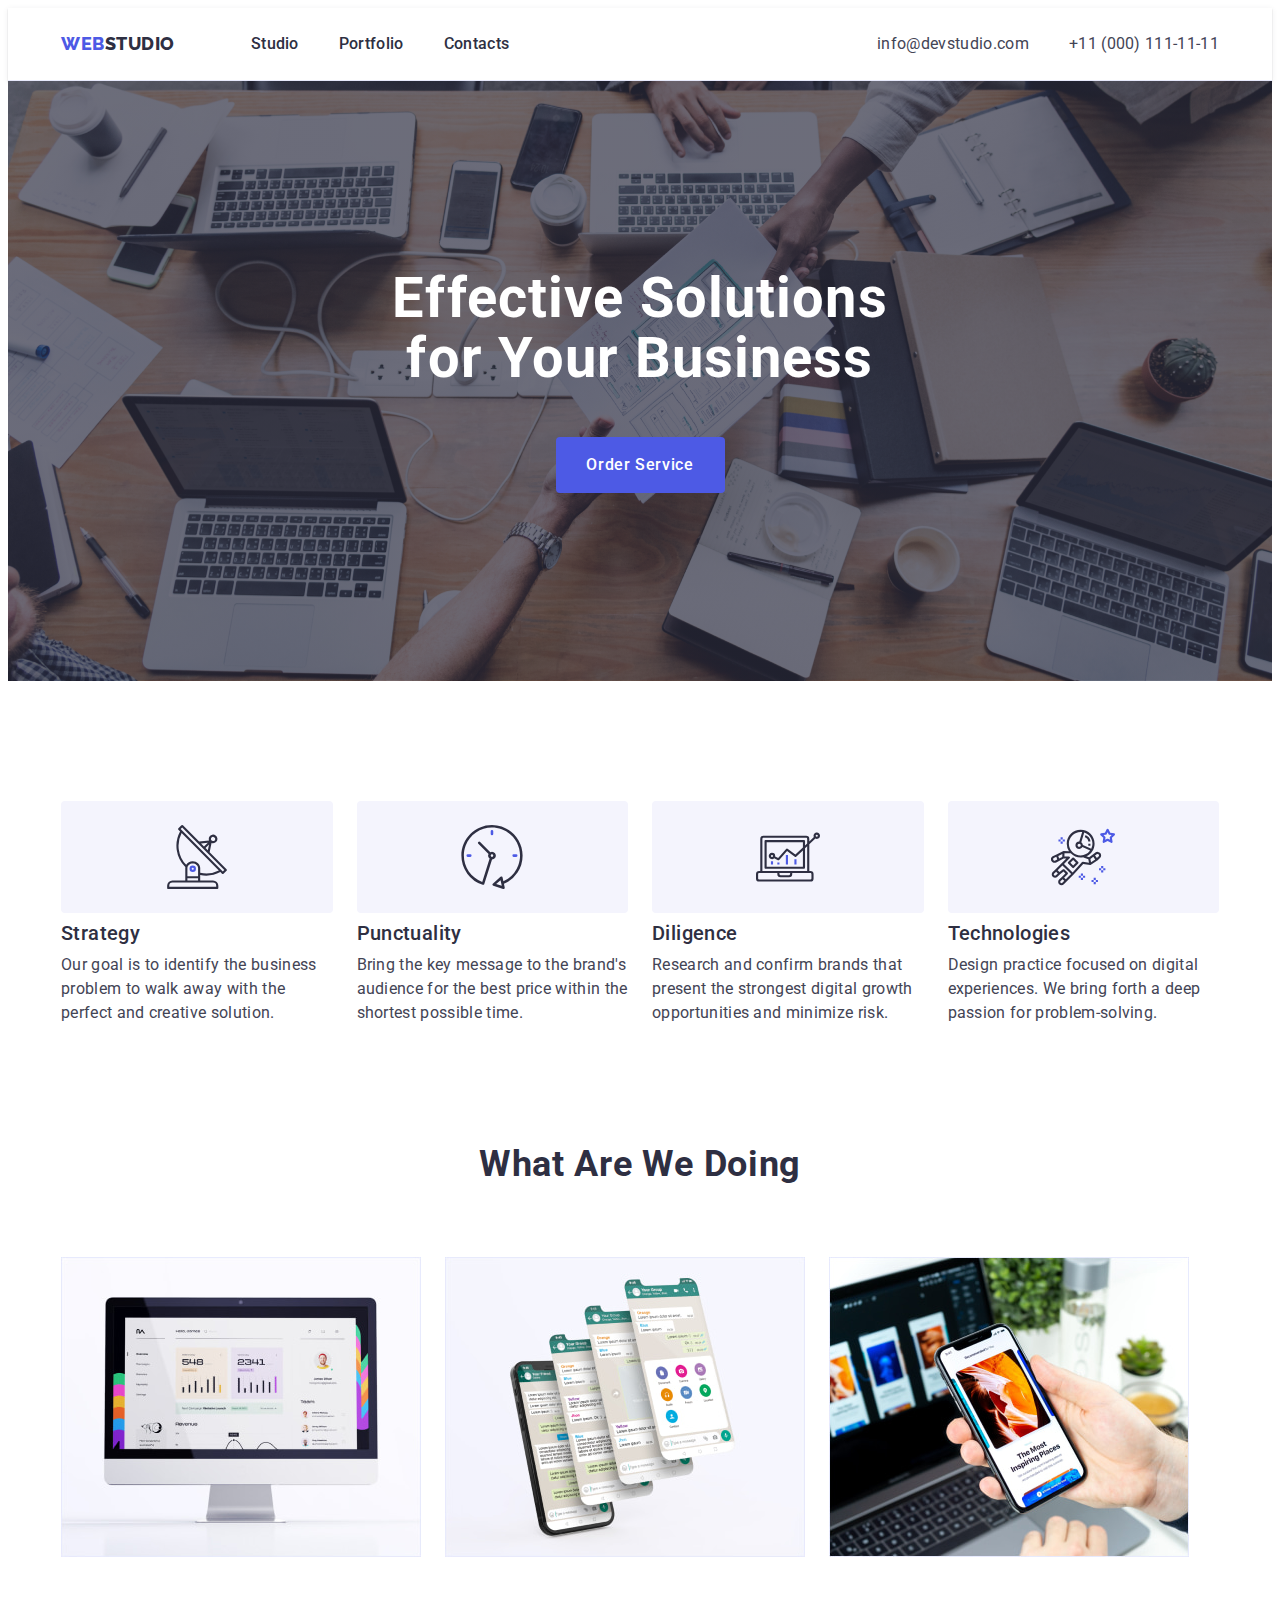
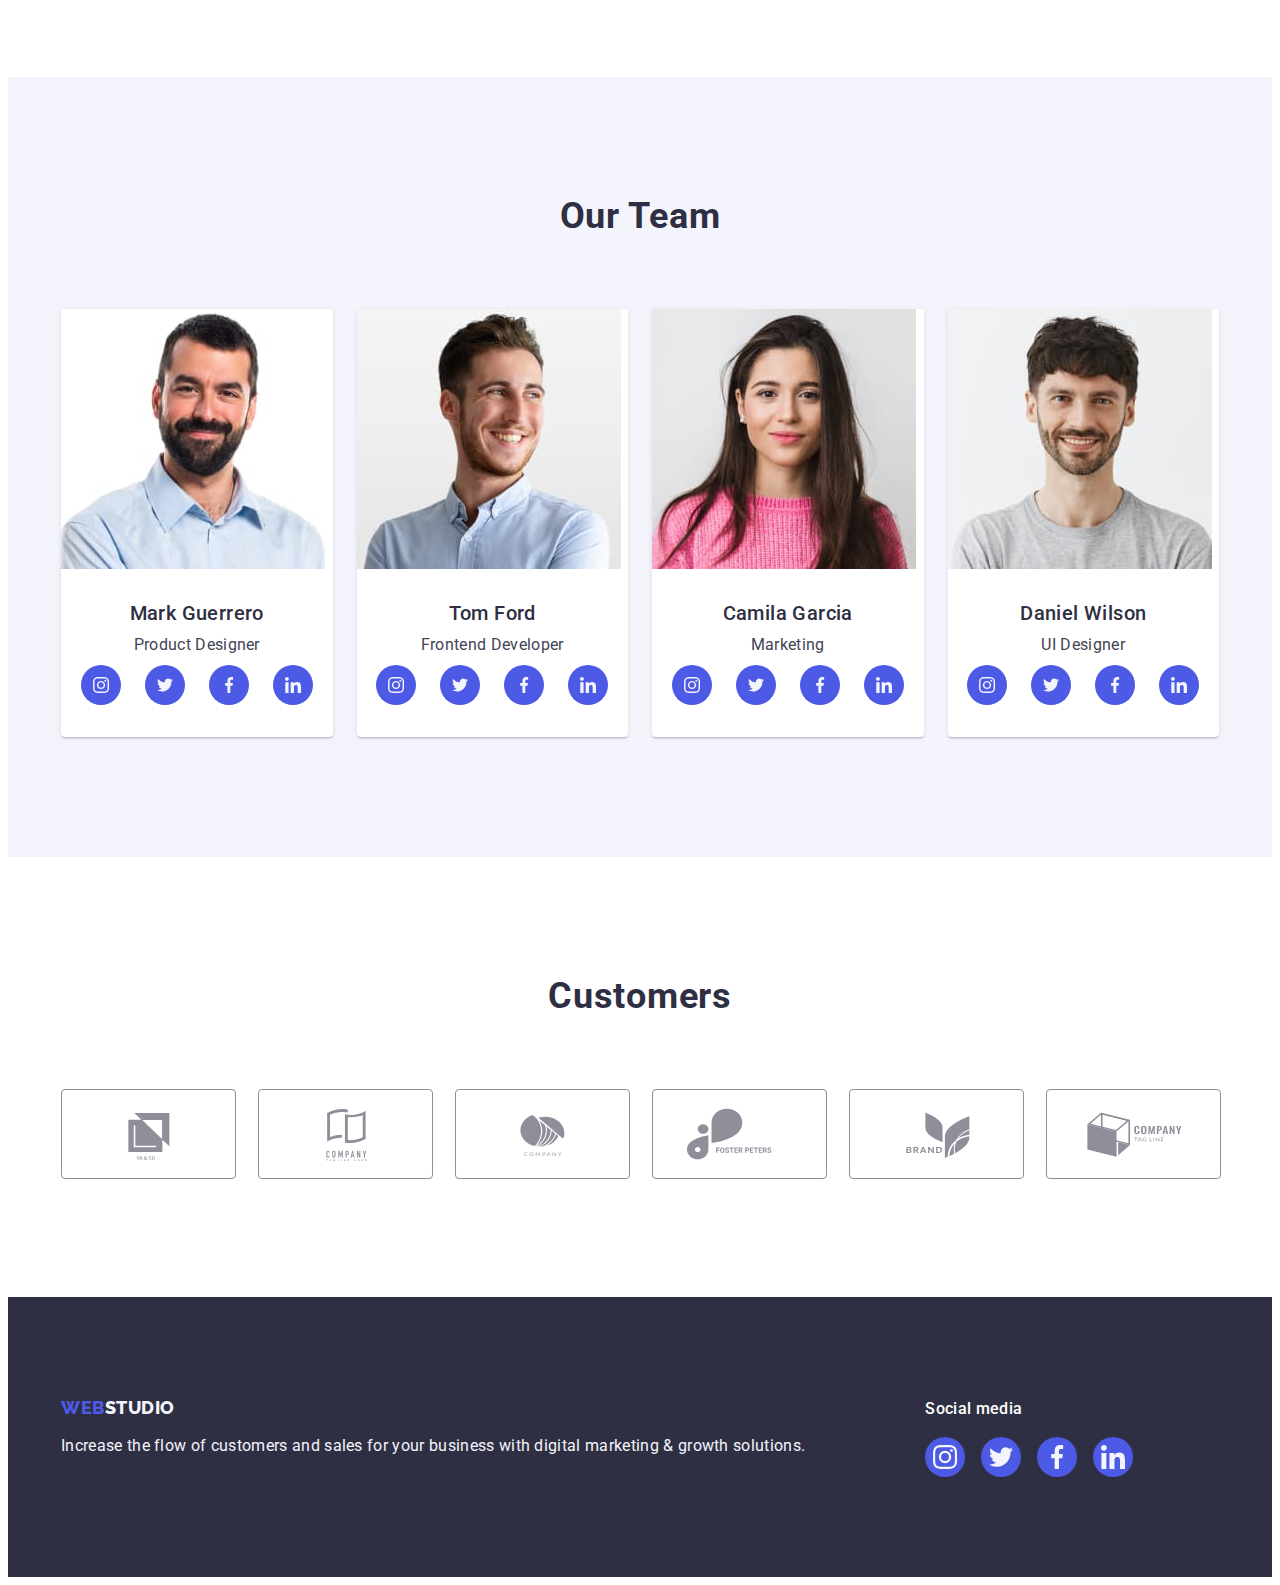
<file: index.html>
<!DOCTYPE html>
<html lang="en">
<head>
    <meta charset="UTF-8">
    <meta http-equiv="X-UA-Compatible" content="IE=edge">
    <meta name="viewport" content="width=device-width, initial-scale=1.0">
    <title>WebStudio</title>
    <link rel="stylesheet" href="https://cdnjs.cloudflare.com/ajax/libs/modern-normalize/2.0.0/modern-normalize.min.css"
        integrity="sha512-4xo8blKMVCiXpTaLzQSLSw3KFOVPWhm/TRtuPVc4WG6kUgjH6J03IBuG7JZPkcWMxJ5huwaBpOpnwYElP/m6wg=="
        crossorigin="anonymous" referrerpolicy="no-referrer">
    <link rel="stylesheet" href="./css/styles.css">
    <link rel="preconnect" href="https://fonts.googleapis.com">
    <link rel="preconnect" href="https://fonts.gstatic.com" crossorigin>
    <link href="https://fonts.googleapis.com/css2?family=Raleway:wght@800&family=Roboto:wght@400;500;700;900&display=swap"
        rel="stylesheet">
</head>
<body>
    <!--header-->
    <header class="header">
        <div class="container header-container">
        <nav class="header-nav">
            <a href="./index.html" class="logo-link link">Web<span class="logo-span">Studio</span></a>
            <ul class="nav-list list">
                <li class="nav-list-item"><a href="./index.html" class="nav-list-link link">Studio</a></li>
                <li class="nav-list-item"><a href="./portfolio.html" class="nav-list-link link">Portfolio</a></li>
                <li class="nav-list-item"><a href="" class="nav-list-link link">Contacts</a></li>
            </ul>
        </nav>
        <address class="info">
            <ul class="info-list list">
                <li class="info-list-item"><a href="mailto:info@devstudio.com" class="info-list-link link">info@devstudio.com</a></li>
                <li class="info-list-item"><a href="tel:+110001111111" class="info-list-link link">+11 (000) 111-11-11</a></li>
            </ul>
        </address>
        </div>
    </header>
    <main>
        <!--hero section-->
        <section class="hero-section">
            <div class="container">
            <h1 class="hero-title">Effective Solutions
            for Your Business</h1>
            <button type="button" class="hero-btn">Order Service</button>
            </div>
        </section>
        <!--advantages-->
        <section class="adv-section">
            <div class="container">
            <h2 class="adv-title visually-hidden" hidden>Advantages</h2>
            <ul class="adv-list list">
                <li class="adv-item">
                    <div class="adv-item-icon">
                        <svg width="64" height="64">
                            <use href="./images/icons.svg#icon-antenna"></use>
                        </svg>
                    </div>
                    <h3 class="adv-item-title">Strategy</h3>
                    <p class="adv-item-text">Our goal is to identify the business
                    problem to walk away with the perfect and creative solution.</p>
                </li>
                <li class="adv-item">
                    <div class="adv-item-icon">
                        <svg width="64" height="64">
                            <use href="./images/icons.svg#icon-clock"></use>
                        </svg>
                    </div>
                    <h3 class="adv-item-title">Punctuality</h3>
                    <p class="adv-item-text">Bring the key message to the brand's audience for the best price within the shortest possible time.</p>
                </li>
                <li class="adv-item">
                    <div class="adv-item-icon">
                        <svg width="64" height="64">
                            <use href="./images/icons.svg#icon-diagram"></use>
                        </svg>
                    </div>
                    <h3 class="adv-item-title">Diligence</h3>
                    <p class="adv-item-text">Research and confirm brands that present the strongest digital growth opportunities and minimize risk.</p>
                </li>
                <li class="adv-item">
                    <div class="adv-item-icon">
                        <svg width="64" height="64">
                            <use href="./images/icons.svg#icon-astronaut"></use>
                        </svg>
                    </div>
                    <h3 class="adv-item-title">Technologies</h3>
                    <p class="adv-item-text">Design practice focused on digital experiences. We bring forth a deep passion for problem-solving.</p>
                </li>
            </ul>
            </div>
        </section>
        <!--what are we doing-->
        <section class="busy">
            <div class="container">
            <h2 class="busy-title">What are we doing</h2>
            <ul class="busy-list list">
                <li class="busy-list-item"><img src="./images/img1.jpg" alt="The monitor" width="360"></li>
                <li class="busy-list-item"><img src="./images/img2.jpg" alt="The phone" width="360"></li>
                <li class="busy-list-item"><img src="./images/img3.jpg" alt="Th phone in the hand" width="360"></li>
            </ul>
            </div>
        </section>
        <!--Team-->
        <section class="team-section">
            <div class="container">
            <h2 class="team-title">Our Team</h2>
            <ul class="team-list list">
                <li class="team-item">
                    <img src="./images/img-t-1.jpg" alt="Mark Guerrero" width="264">
                    <div class="team-card-container">
                    <h3 class="team-item-title">Mark Guerrero</h3>
                    <p class="team-item-text">Product Designer</p>
                    <ul class="team-social-list list">
                        <li class="team-social-item"><a href="" class="team-social-link"><svg width="16" height="16" class="team-social-icon"><use href="./images/icons.svg#icon-instagram"></use></svg></a></li>
                        <li class="team-social-item"><a href="" class="team-social-link"><svg width="16" height="16" class="team-social-icon"><use href="./images/icons.svg#icon-twitter"></use></svg></a></li>
                        <li class="team-social-item"><a href="" class="team-social-link"><svg width="16" height="16" class="team-social-icon"><use href="./images/icons.svg#icon-facebook"></use></svg></a></li>
                        <li class="team-social-item"><a href="" class="team-social-link"><svg width="16" height="16" class="team-social-icon"><use href="./images/icons.svg#icon-linkedin"></use></svg></a></li>
                    </ul>
                    </div>
                </li>
                <li class="team-item">
                    <img src="./images/img-t-2.jpg" alt="Tom Ford" width="264">
                    <div class="team-card-container">
                    <h3 class="team-item-title">Tom Ford</h3>
                    <p class="team-item-text">Frontend Developer</p>
                    <ul class="team-social-list list">
                        <li class="team-social-item"><a href="" class="team-social-link"><svg width="16" height="16" class="team-social-icon"><use href="./images/icons.svg#icon-instagram"></use></svg></a></li>
                        <li class="team-social-item"><a href="" class="team-social-link"><svg width="16" height="16" class="team-social-icon"><use href="./images/icons.svg#icon-twitter"></use></svg></a></li>
                        <li class="team-social-item"><a href="" class="team-social-link"><svg width="16" height="16" class="team-social-icon"><use href="./images/icons.svg#icon-facebook"></use></svg></a></li>
                        <li class="team-social-item"><a href="" class="team-social-link"><svg width="16" height="16" class="team-social-icon"><use href="./images/icons.svg#icon-linkedin"></use></svg></a></li>
                    </ul>
                    </div>
                </li>
                <li class="team-item">
                    <img src="./images/img-t-3.jpg" alt="Camila Garcia" width="264">
                    <div class="team-card-container">
                    <h3 class="team-item-title">Camila Garcia</h3>
                    <p class="team-item-text">Marketing</p>
                    <ul class="team-social-list list">
                        <li class="team-social-item"><a href="" class="team-social-link"><svg width="16" height="16" class="team-social-icon"><use href="./images/icons.svg#icon-instagram"></use></svg></a></li>
                        <li class="team-social-item"><a href="" class="team-social-link"><svg width="16" height="16" class="team-social-icon"><use href="./images/icons.svg#icon-twitter"></use></svg></a></li>
                        <li class="team-social-item"><a href="" class="team-social-link"><svg width="16" height="16" class="team-social-icon"><use href="./images/icons.svg#icon-facebook"></use></svg></a></li>
                        <li class="team-social-item"><a href="" class="team-social-link"><svg width="16" height="16" class="team-social-icon"><use href="./images/icons.svg#icon-linkedin"></use></svg></a></li>
                    </ul>
                    </div>
                </li>
                <li class="team-item">
                    <img src="./images/img-t-4.jpg" alt="Daniel Wilson" width="264">
                    <div class="team-card-container">
                    <h3 class="team-item-title">Daniel Wilson</h3>
                    <p class="team-item-text">UI Designer</p>
                    <ul class="team-social-list list">
                        <li class="team-social-item"><a href="" class="team-social-link"><svg width="16" height="16" class="team-social-icon"><use href="./images/icons.svg#icon-instagram"></use></svg></a></li>
                        <li class="team-social-item"><a href="" class="team-social-link"><svg width="16" height="16" class="team-social-icon"><use href="./images/icons.svg#icon-twitter"></use></svg></a></li>
                        <li class="team-social-item"><a href="" class="team-social-link"><svg width="16" height="16" class="team-social-icon"><use href="./images/icons.svg#icon-facebook"></use></svg></a></li>
                        <li class="team-social-item"><a href="" class="team-social-link"><svg width="16" height="16" class="team-social-icon"><use href="./images/icons.svg#icon-linkedin"></use></svg></a></li>
                    </ul>
                    </div>
                </li>
            </ul>
            </div>
        </section>
        <!--Customers-->
        <section class="customers">
         <div class="container">
            <h2 class="custom-title">Customers</h2>
            <ul class="custom-list list">
                <li class="custom-item"><a href="" class="custom-link link"><svg class="custom-icon" width="104" height="56"><use href="./images/icons.svg#icon-Logo"></use></svg></a></li>
                <li class="custom-item"><a href="" class="custom-link link"><svg class="custom-icon" width="104" height="56"><use href="./images/icons.svg#icon-Logo-1"></use></svg></a></li>
                <li class="custom-item"><a href="" class="custom-link link"><svg class="custom-icon" width="104" height="56"><use href="./images/icons.svg#icon-Logo-2"></use></svg></a></li>
                <li class="custom-item"><a href="" class="custom-link link"><svg class="custom-icon" width="104" height="56"><use href="./images/icons.svg#icon-Logo-3"></use></svg></a></li>
                <li class="custom-item"><a href="" class="custom-link link"><svg class="custom-icon" width="104" height="56"><use href="./images/icons.svg#icon-Logo-4"></use></svg></a></li>
                <li class="custom-item"><a href="" class="custom-link link"><svg class="custom-icon" width="104" height="56"><use href="./images/icons.svg#icon-Logo-5"></use></svg></a></li>
            </ul>
         </div>  
        </section>  
    </main>
    <!--Footer-->
    <footer class="footer">
       <div class="container footer-container">
         <div class="footer-logo-container">
           <a href="./index.html" class="footer-logo-link link">Web<span class="footer-span">Studio</span></a>
           <p class="footer-text">Increase the flow of customers and sales for your business with digital marketing & growth solutions.</p>
         </div>
         <div class="footer-media-container">
            <p class="footer-social-text">Social media</p>
            <ul class="footer-social-list list">
                <li class="social-list-item"><a href="" class="social-list-link"><svg width="24" height="24" class="footer-svg"><use href="./images/icons.svg#icon-instagram"></use></svg></a></li>
                <li class="social-list-item"><a href="" class="social-list-link"><svg width="24" height="24" class="footer-svg"><use href="./images/icons.svg#icon-twitter"></use></svg></a></li>
                <li class="social-list-item"><a href="" class="social-list-link"><svg width="24" height="24" class="footer-svg"><use href="./images/icons.svg#icon-facebook"></use></svg></a></li>
                <li class="social-list-item"><a href="" class="social-list-link"><svg width="24" height="24" class="footer-svg"><use href="./images/icons.svg#icon-linkedin"></use></svg></a></li>
            </ul>
         </div>
       </div>
    </footer>
</body>
</html>
</file>
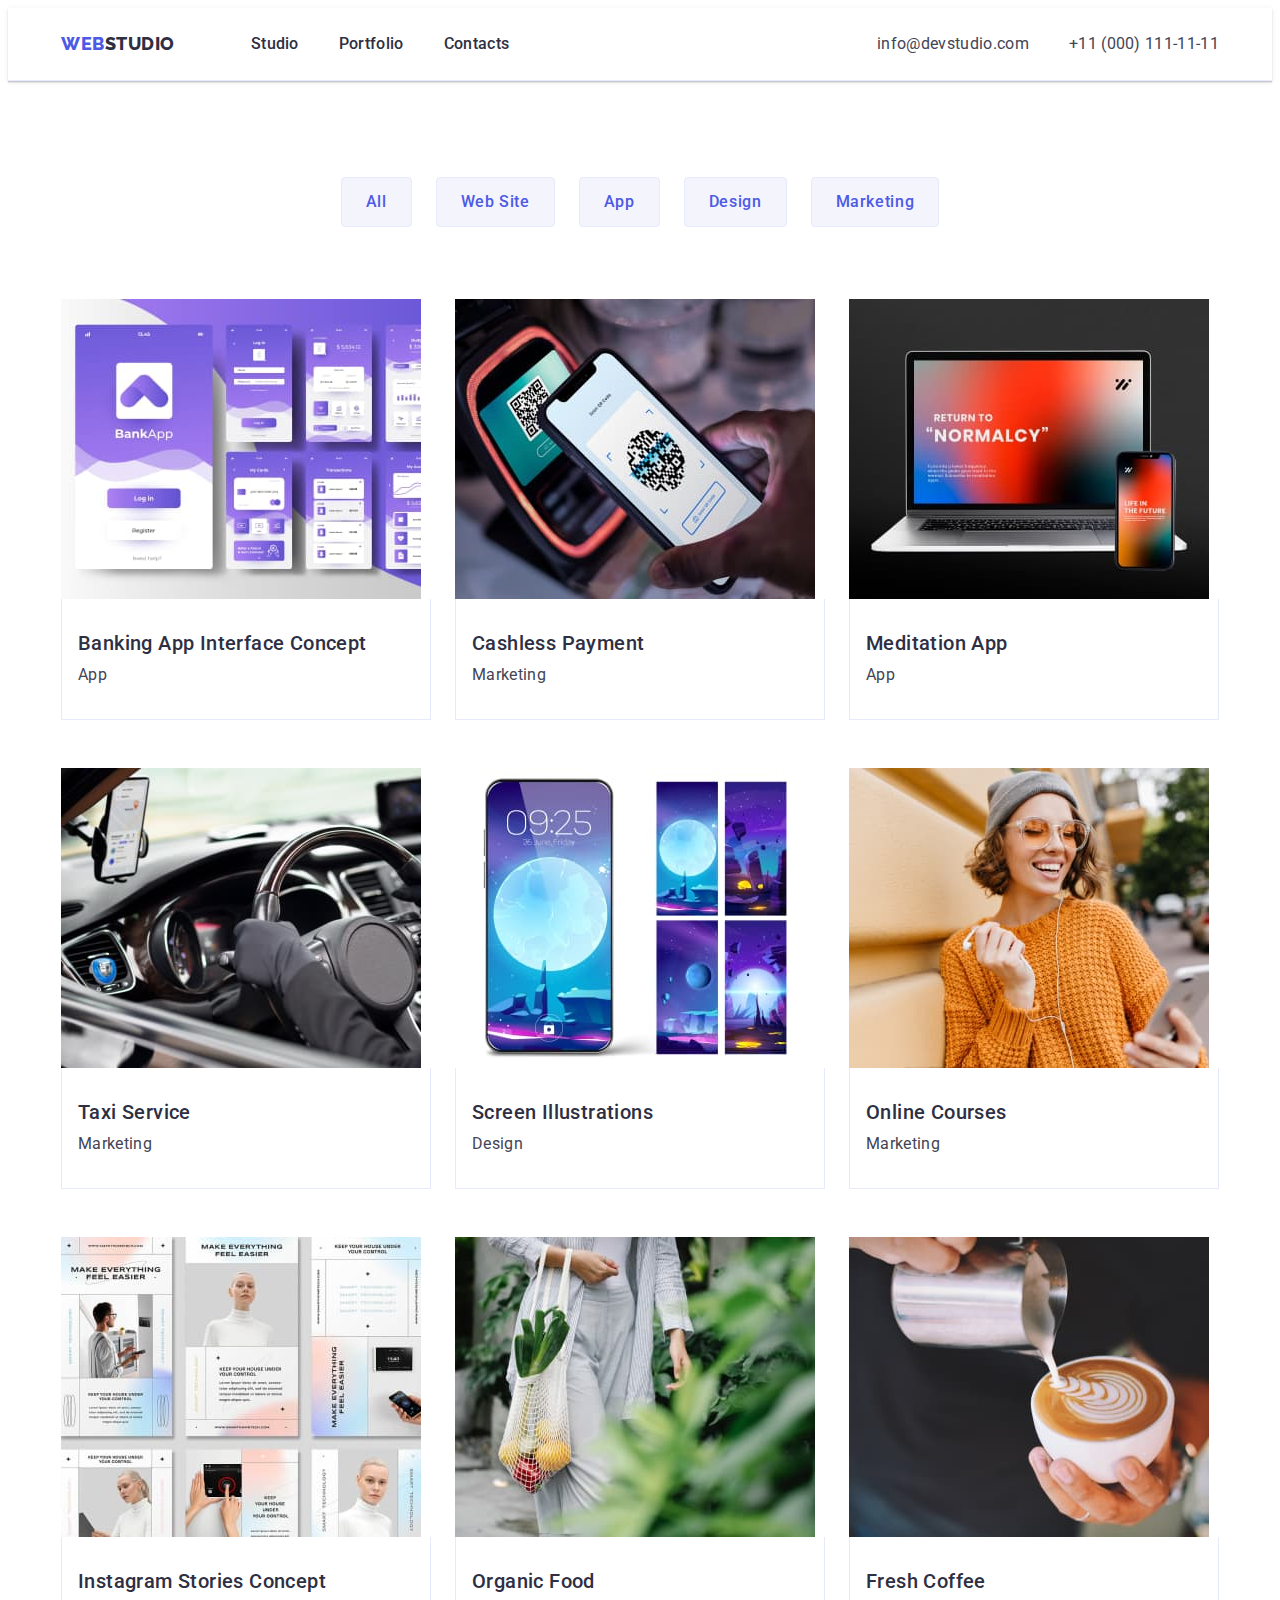
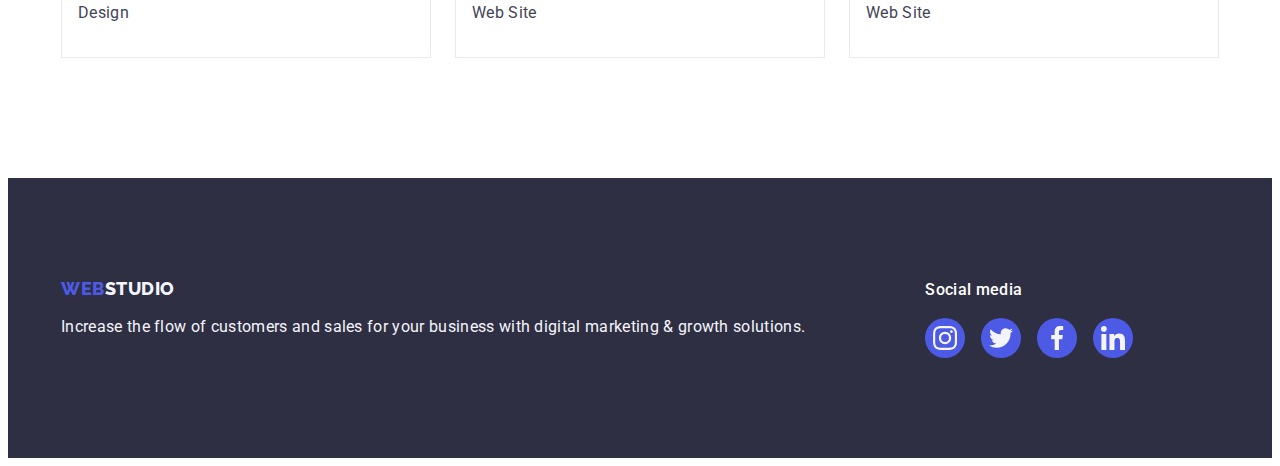
<file: portfolio.html>
<!DOCTYPE html>
<html lang="en">
<head>
    <meta charset="UTF-8">
    <meta http-equiv="X-UA-Compatible" content="IE=edge">
    <meta name="viewport" content="width=device-width, initial-scale=1.0">
    <title>WebStudio</title>
    <link rel="stylesheet" href="https://cdnjs.cloudflare.com/ajax/libs/modern-normalize/2.0.0/modern-normalize.min.css"
        integrity="sha512-4xo8blKMVCiXpTaLzQSLSw3KFOVPWhm/TRtuPVc4WG6kUgjH6J03IBuG7JZPkcWMxJ5huwaBpOpnwYElP/m6wg=="
        crossorigin="anonymous" referrerpolicy="no-referrer">
    <link rel="stylesheet" href="./css/styles.css">
    <link rel="preconnect" href="https://fonts.googleapis.com">
    <link rel="preconnect" href="https://fonts.gstatic.com" crossorigin>
    <link
        href="https://fonts.googleapis.com/css2?family=Raleway:wght@800&family=Roboto:wght@400;500;700;900&display=swap"
        rel="stylesheet">
</head>
<body>
    <!--header-->
    <header class="header">
        <div class="container header-container">
            <nav class="header-nav">
                <a href="./index.html" class="logo-link link">Web<span class="logo-span">Studio</span></a>
                <ul class="nav-list list">
                    <li class="nav-list-item"><a href="./index.html" class="nav-list-link link">Studio</a></li>
                    <li class="nav-list-item"><a href="./portfolio.html" class="nav-list-link link">Portfolio</a></li>
                    <li class="nav-list-item"><a href="" class="nav-list-link link">Contacts</a></li>
                </ul>
            </nav>
            <address class="info">
                <ul class="info-list list">
                    <li class="info-list-item"><a href="mailto:info@devstudio.com"
                            class="info-list-link link">info@devstudio.com</a></li>
                    <li class="info-list-item"><a href="tel:+110001111111" class="info-list-link link">+11 (000)
                            111-11-11</a></li>
                </ul>
            </address>
        </div>
    </header>
    <main>
        <section class="prt-section">
            <div class="container">
            <h1 class="visually-hidden">Portfolio</h1>
            <ul class="btn-list list">
                <li class="btn-list-item"><button type="button" class="prt-btn">All</button></li>
                <li class="btn-list-item"><button type="button" class="prt-btn">Web Site</button></li>
                <li class="btn-list-item"><button type="button" class="prt-btn">App</button></li>
                <li class="btn-list-item"><button type="button" class="prt-btn">Design</button></li>
                <li class="btn-list-item"><button type="button" class="prt-btn">Marketing</button></li>
            </ul>
            <ul class="prt-list list">
                <li class="prt-list-item">
                    <a href="" class="prt-list-link link"><img src="./images/img-port-1.jpg" alt="Concept of the app" width="360" height="300">
                    <div class="card-text">
                    <h2 class="prt-list-header">Banking App Interface Concept</h2>
                    <p class="prt-list-text">App</p>
                    </div></a>
                </li>
                <li class="prt-list-item">
                    <a href="" class="prt-list-link link"><img src="./images/img-port-2.jpg" alt="Scaning QR-code" width="360" height="300">
                    <div class="card-text">
                    <h2 class="prt-list-header">Cashless Payment</h2>
                    <p class="prt-list-text">Marketing</p>
                    </div></a>
                </li>
                <li class="prt-list-item">
                    <a href="" class="prt-list-link link"><img src="./images/img-port-3.jpg" alt="App interface" width="360" height="300">
                    <div class="card-text">
                    <h2 class="prt-list-header">Meditation App</h2>
                    <p class="prt-list-text">App</p>
                    </div></a>
                </li>
                <li class="prt-list-item">
                    <a href="" class="prt-list-link link"><img src="./images/img-port-4.jpg" alt="Taxi driver" width="360" height="300">
                    <div class="card-text">
                    <h2 class="prt-list-header">Taxi Service</h2>
                    <p class="prt-list-text">Marketing</p>
                    </div></a>
                </li>
                <li class="prt-list-item">
                    <a href="" class="prt-list-link link"><img src="./images/img-port-5.jpg" alt="Screenpics examples" width="360" height="300">
                    <div class="card-text">
                    <h2 class="prt-list-header">Screen Illustrations</h2>
                    <p class="prt-list-text">Design</p>
                    </div></a>
                </li>
                <li class="prt-list-item">
                    <a href="" class="prt-list-link link"><img src="./images/img-port-6.jpg" alt="The learning girl" width="360" height="300">
                    <div class="card-text">
                    <h2 class="prt-list-header">Online Courses</h2>
                    <p class="prt-list-text">Marketing</p>
                    </div></a>
                </li>
                <li class="prt-list-item">
                    <a href="" class="prt-list-link link"><img src="./images/img-port-7.jpg" alt="Stories concept" width="360" height="300">
                    <div class="card-text">
                    <h2 class="prt-list-header">Instagram Stories Concept</h2>
                    <p class="prt-list-text">Design</p>
                    </div></a>
                </li>
                <li class="prt-list-item">
                    <a href="" class="prt-list-link link"><img src="./images/img-port-8.jpg" alt="Food in the bag" width="360" height="300">
                    <div class="card-text">
                    <h2 class="prt-list-header">Organic Food</h2>
                    <p class="prt-list-text">Web Site</p>
                    </div></a>
                </li>
                <li class="prt-list-item">
                    <a href="" class="prt-list-link link"><img src="./images/img-port-9.jpg" alt="Cup of coffee" width="360" height="300">
                    <div class="card-text">
                    <h2 class="prt-list-header">Fresh Coffee</h2>
                    <p class="prt-list-text">Web Site</p>
                    </div></a>
                </li>
            </ul>
            </div>
        </section>
    </main>
    <!--Footer-->
    <footer class="footer">
        <div class="container footer-container">
            <div class="footer-logo-container">
                <a href="./index.html" class="footer-logo-link link">Web<span class="footer-span">Studio</span></a>
                <p class="footer-text">Increase the flow of customers and sales for your business with digital marketing &
                    growth solutions.</p>
            </div>
            <div class="footer-media-container">
                <p class="footer-social-text">Social media</p>
                <ul class="footer-social-list list">
                    <li class="social-list-item"><a href="" class="social-list-link"><svg width="24" height="24"
                                class="footer-svg">
                                <use href="./images/icons.svg#icon-instagram"></use>
                            </svg></a></li>
                    <li class="social-list-item"><a href="" class="social-list-link"><svg width="24" height="24"
                                class="footer-svg">
                                <use href="./images/icons.svg#icon-twitter"></use>
                            </svg></a></li>
                    <li class="social-list-item"><a href="" class="social-list-link"><svg width="24" height="24"
                                class="footer-svg">
                                <use href="./images/icons.svg#icon-facebook"></use>
                            </svg></a></li>
                    <li class="social-list-item"><a href="" class="social-list-link"><svg width="24" height="24"
                                class="footer-svg">
                                <use href="./images/icons.svg#icon-linkedin"></use>
                            </svg></a></li>
                </ul>
            </div>
        </div>
    </footer>
</body>
</html>
</file>
<file: css/styles.css>
body {
  font-family: 'Roboto', sans-serif ;
  color: #434455;
  background-color: #FFFFFF;
}

img {
    display: block;
}

.link {
    text-decoration: none;
}

.list {
    list-style: none;
}

:root {
    --text-color: #434455;
    --title-color: #2E2F42;
    --hover-color: #404BBF;
}

p,
h1,
h2,
h3,
h4,
h5,
h6 {
    margin: 0;
}

ul, ol {
    margin: 0;
    padding: 0;
}

.container {
    width: 1158px;
    padding-left: 15px;
    padding-right: 15px;
    margin: auto;
    /* display: flex; */
    
}

.visually-hidden {
    position: absolute;
    width: 1px;
    height: 1px;
    margin: -1px;
    border: 0;
    padding: 0;
    white-space: nowrap;
    clip-path: inset(100%);
    clip: rect(0 0 0 0);
    overflow: hidden;
}

/*===========================HEADER=============================*/

.header-container{
    display: flex;
}

.header {
    border-bottom: 1px solid #e7e9fc;
    box-shadow: 0px 2px 1px rgba(46, 47, 66, 0.08), 0px 1px 1px rgba(46, 47, 66, 0.16), 0px 1px 6px rgba(46, 47, 66, 0.08);
}

.logo-link {
    font-family: 'Raleway', sans-serif;
        font-style: normal;
        font-weight: 800;
        font-size: 18px;
        line-height: 1.17;
        letter-spacing: 0.03em;
        color: #4D5AE5;
        text-transform: uppercase;
        margin-right: 76px;
       
        
}

.logo-span {
    color: #2E2F42;
}

.header-nav {
    display: flex;
    align-items: center;
}

.nav-list {
    display: flex;
    gap: 40px;
}

.nav-list-item {
    padding: 24px 0;
}

.nav-list-link {
    font-weight: 500;
        font-size: 16px;
        line-height: 1.5;
        letter-spacing: 0.02em;
        color: #2E2F42;
}

.nav-list-link:hover,
.nav-list-link:focus {
    color: #404bbf
}

.nav-list-link:active,
.info-list-link:active {
    color: #404BBF;

}

.info{
    font-style: inherit;
    margin-left: auto;
}

.info-list {
    display: flex;
    gap: 40px;
    padding: 24px 0;
}

.info-list-item {

}

.info-list-link {
        font-weight: 400;
            font-size: 16px;
            line-height: 1.5;
            letter-spacing: 0.02em;
            color: #434455;
}

.info-list-link:hover,
.info-list-link:focus {
    color: #404bbf
}

/*===========================HERO=============================*/
.hero-section {
    background-color: #2E2F42;
    background-image: linear-gradient(rgba(46, 47, 66, 0.7), rgba(46, 47, 66, 0.7) ), url(../images/hero-img.jpg);
    background-repeat: no-repeat;
    background-position: center;
    background-size: cover;
    padding: 188px 0;
    max-width: 1440px;
}

.hero-title {
    font-weight: 700;
        font-size: 56px;
        line-height: 1.07;
        letter-spacing: 0.02em;
        color: #FFFFFF;
        text-align: center;
        margin-bottom: 48px;
        max-width: 496px;
        margin: 0 auto;
}

.hero-btn {
    font-family: inherit;
        font-weight: 500;
        font-size: 16px;
        line-height: 1.5;
    letter-spacing: 0.04em;
        color: #FFFFFF;
        background-color: #4D5AE5;
        cursor: pointer;
        display: block;
        min-width: 169px;
        height: 56px;
        border-radius: 4px;
        border: none;
        margin: auto;
        margin-top: 48px;
        
}

.hero-btn:hover,
.hero-btn:focus {
background-color: #404BBF;
}

/*===========================ADVANTAGES=============================*/

.adv-section {
    padding: 120px 0;
}

.adv-title {}

.adv-list {
    display: flex;
    gap: 24px;
}

.list {}

.adv-item {
    width: calc((100% - 72px) / 4);
}

.adv-item-icon {
    display: flex;
    align-items: center;
    justify-content: center;
    height: 112px;
    background-color: #f4f4fd;
    border-radius: 4px;
    margin-bottom: 8px;
}

.adv-item-title {
    font-weight: 500;
        font-size: 20px;
        line-height: 1.2;
        letter-spacing: 0.02em;
        color: #2E2F42;
        margin-bottom: 8px;
}

.adv-item-text {
    font-weight: 400;
        font-size: 16px;
        line-height: 1.5;
        letter-spacing: 0.02em;
        color: #434455;
}

/*===========================WHAT WE ARE DOING=============================*/
.busy {
    padding-bottom: 120px;
}

.busy-title {
    font-weight: 700;
        font-size: 36px;
        line-height: 1.11;
        letter-spacing: 0.02em;
        text-transform: capitalize;
        color: #2E2F42;
        text-align: center;
        margin-bottom: 72px;
}

.busy-list {
    display: flex;
    gap: 24px;
    
}

.list {}

.busy-list-item {}

/*===========================TEAM SECTION=============================*/

.team-section {
    background: #F4F4FD;
    padding: 120px 0;
}

.team-title {
    font-weight: 700;
        font-size: 36px;
        line-height: 1.11;
        letter-spacing: 0.02em;
        text-transform: capitalize;
        color: #2E2F42;
        text-align: center;
        margin-bottom: 72px;
        
}

.team-list {
    display: flex;
    gap: 24px;
    
}

.list {}

.team-item {
    background: #FFFFFF;
    width: calc((100% - 72px) / 4);
    border-radius: 0px 0px 4px 4px;
    box-shadow: 0px 1px 6px rgba(46, 47, 66, 0.08), 0px 1px 1px rgba(46, 47, 66, 0.16), 0px 2px 1px rgba(46, 47, 66, 0.08);
}

.team-card-container {
    padding: 32px 16px;
}

.team-item-title {
    font-weight: 500;
        font-size: 20px;
        line-height: 1.2;
        letter-spacing: 0.02em;
        color: #2E2F42;
        text-align: center;
        margin-bottom: 8px;
}



.team-item-text {
    font-weight: 400;
        font-size: 16px;
        line-height: 1.5;
        letter-spacing: 0.02em;
        color: #434455;
        text-align: center;
        margin-bottom: 8px;
}

.team-social-list {
    display: flex;
    justify-content: center;
    gap: 24px;
}

.team-social-item {
    width: 40px;
    height: 40px;
}

.team-social-link {
    width: 100%;
    height: 100%;
    background-color: #4d5ae5;
    border-radius: 50%;
    display: flex;
    align-items: center;
    justify-content: center;

}

.team-social-link:hover,
.team-social-link:focus {
    background-color:#404bbf;
}

.team-social-icon {
    fill:#f4f4fd;
}

/*==========================CUSTOMERS=================================*/

.customers {
padding: 120px 0;
}

.custom-title {
    text-align: center;
    font-family: 'Roboto' sans-serif;
        font-style: normal;
        font-weight: 700;
        font-size: 36px;
        line-height: 1.11;
        letter-spacing: 0.02em;
    color: #2E2F42;
    margin-bottom: 72px;
}

.custom-list {
    display: flex;
    gap: 24px;
    
    height: 88px;
}

.custom-item {
    width: calc((100% - 120px) / 6);
}

.custom-link {
    width: 100%;
    height: 100%;
    border: 1px solid #8e8f99;
    border-radius: 4px;
    display: flex;
    align-items: center;
    justify-content: center;
    color: #8e8f99;
}

.custom-link:hover,
.custom-link:focus {
    color: #404bbf;
    border-color: #404bbf;

}

.custom-icon {
    fill: currentColor;
}
/*===========================FOOTER=============================*/
.footer {
    background-color: #2E2F42;
    padding: 100px 0;
}

.footer-container {
    display: flex;
    align-items: baseline;
}

.footer-logo-container {
    margin-right: 120px;
}

.footer-logo-link{
    font-family: 'Raleway', sans-serif;
        font-style: normal;
        font-weight: 800;
        font-size: 18px;
        line-height: 1.17;
        letter-spacing: 0.03em;
        color: #4D5AE5;
        text-transform: uppercase;
        display: inline-block;
        margin-bottom: 16px;
}

.footer-text {
    font-weight: 400;
        font-size: 16px;
        line-height: 1.5;
        letter-spacing: 0.02em;
        color: #F4F4FD;
}

.footer-span {
    color: #F4F4FD;

}

.footer-social-text {
    font-weight: 500;
        font-size: 16px;
        line-height: 1.5;
        letter-spacing: 0.02em;
        color: #FFFFFF;
        margin-bottom: 16px;
}

.footer-social-list {
    display: flex;
    gap: 16px;
}

.social-list-item {
    width: 40px;
    height: 40px;
}

.social-list-link {
    width: 100%;
    height: 100%;
    background-color: #4d5ae5;
    border-radius: 50%;
    display: flex;
    align-items: center;
    justify-content: center;
}

.social-list-link:hover,
.social-list-link:focus {
    background-color: #31d0aa;
}

.footer-svg {
    fill: #f4f4fd;
}


/*===========================PORTFOLIO=============================*/
.prt-section {
    padding-top: 96px;
    padding-bottom: 120px;
}

.btn-list {
    display: flex;
    gap: 24px;
    justify-content: center;
    margin-bottom: 72px;

}

.list {}

.btn-list-item {}

.prt-btn {
    font-family: 'Roboto', sans-serif;
        font-style: normal;
        font-weight: 500;
        font-size: 16px;
        line-height: 1.5;
        letter-spacing: 0.04em;
        color: #4D5AE5;
        background-color: #F4F4FD;
        border: 1px solid #E7E9FC;
            border-radius: 4px;
            padding: 12px 24px;
}

.prt-btn:hover,
.prt-btn:focus {
    color: #FFFFFF;
    background-color: #404BBF;
    cursor: pointer;
    border: 1px solid transparent;
    box-shadow: 0px 3px 1px rgba(0, 0, 0, 0.1), 0px 2px 1px rgba(0, 0, 0, 0.08), 0px 2px 2px rgba(0, 0, 0, 0.12);
}

.prt-list-link:hover,
.prt-list-link:focus {
    box-shadow: 0px 1px 6px rgba(46, 47, 66, 0.08), 0px 1px 1px rgba(46, 47, 66, 0.16), 0px 2px 1px rgba(46, 47, 66, 0.08);
}

.prt-list {
    display: flex;
    flex-wrap: wrap;
    gap: 48px 24px;
}

.prt-list-item {
    width: calc((100% - 48px) / 3);
}

.prt-list-link {
    display: block;
}




.prt-list-header {
    font-weight: 500;
        font-size: 20px;
        line-height: 1.2;
        letter-spacing: 0.02em;
        color: #2E2F42;
        margin-bottom: 8px;
}

.prt-list-text {
    font-weight: 400;
        font-size: 16px;
        line-height: 1.5;
        letter-spacing: 0.02em;
        color: #434455;
}

.card-text {
    padding: 32px 16px;
    border: 1px solid #e7e9fc;
    border-top: none;

}
</file>
